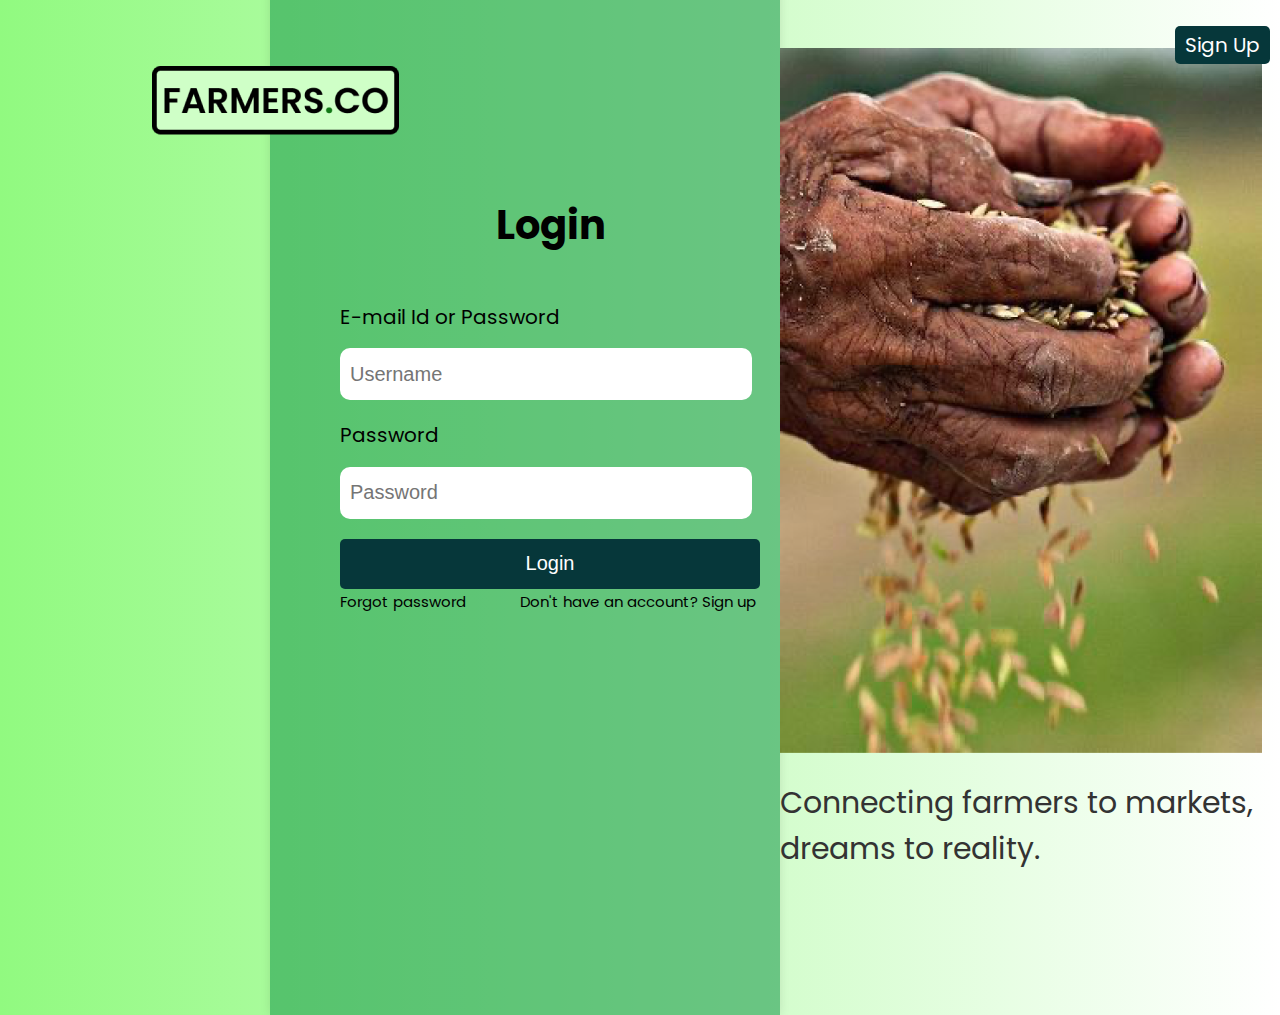
<file: index.html>
<!DOCTYPE html>
<html lang="en">

<head>
    <meta charset="UTF-8">
    <meta name="viewport" content="width=device-width, initial-scale=1.0">
    <title>Farmers.co</title>
    <link rel="stylesheet" href="css/index.css">
    <link rel="icon" type="image/x-icon" href="/img/Group 3 2.png">
    <link rel="preconnect" href="https://fonts.googleapis.com">
    <link rel="preconnect" href="https://fonts.gstatic.com" crossorigin>
    <link
        href="https://fonts.googleapis.com/css2?family=Poppins:ital,wght@0,100;0,200;0,300;0,400;0,500;0,600;0,700;0,800;0,900;1,100;1,200;1,300;1,400;1,500;1,600;1,700;1,800;1,900&display=swap"
        rel="stylesheet">
</head>

<body>
    <div class="logo-container">
        <img src="img/Group 3 2.png" alt="logo" class="logo">
    </div>
    <nav>
        <ul>
            <li><a class='doactive' href="singup.html">Sign Up</a></li>
        </ul>
    </nav>
    <div class="main">
        <div class="login-container">
            <div class="login">
                <h1>Login</h1>
                <form>
                    <h2>E-mail Id or Password</h2>
                    <input type="text" name="username" placeholder="Username" required>
                    <h2 for="password">Password</h2>
                    <input type="password" name="password" placeholder="Password" required>
                    <button type="submit">Login</button>
                </form>
            </div>
            <div class="login-items">
                <a href="#">Forgot password</a>
                
                
                <a href="#">Don't have an account? Sign up</a>
            </div>
        </div>
        <div class="info">
            <img src="img/image 3.png" alt="logo" class="image3">
            <div class="info-text">
                <h1>Connecting farmers to markets, dreams to reality.</h1>
            </div> 
        </div>
    </div>
</body>

</html>
</file>
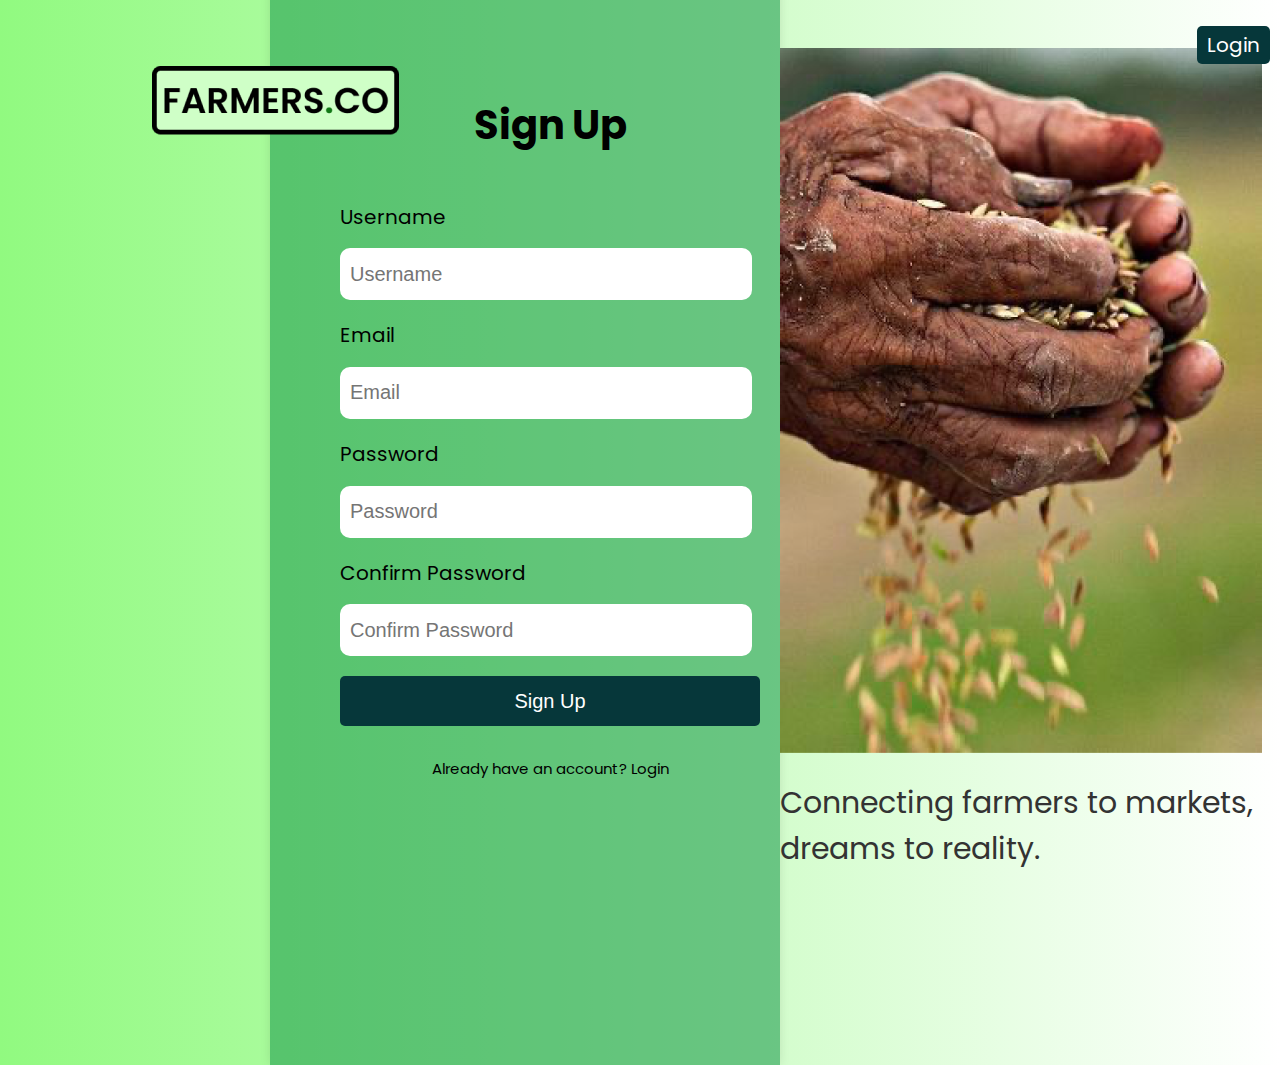
<file: singup.html>
<!DOCTYPE html>
<html lang="en">

<head>
    <meta charset="UTF-8">
    <meta name="viewport" content="width=device-width, initial-scale=1.0">
    <title>Farmers.co - Sign Up</title>
    <link rel="stylesheet" href="css/index.css">
    <link rel="icon" type="image/x-icon" href="/img/Group 3 2.png">
    <link rel="preconnect" href="https://fonts.googleapis.com">
    <link rel="preconnect" href="https://fonts.gstatic.com" crossorigin>
    <link
        href="https://fonts.googleapis.com/css2?family=Poppins:ital,wght@0,100;0,200;0,300;0,400;0,500;0,600;0,700;0,800;0,900;1,100;1,200;1,300;1,400;1,500;1,600;1,700;1,800;1,900&display=swap"
        rel="stylesheet">
</head>

<body>
    <div class="logo-container">
        <img src="img/Group 3 2.png" alt="logo" class="logo">
    </div>
    <nav>
        <ul>
            <li><a class='doactive' href="index.html">Login</a></li>
        </ul>
    </nav>
    <div class="main">
        <div class="signup-container">
            <div class="signup">
                <h1>Sign Up</h1>
                <form>
                    <h2>Username</h2>
                    <input type="text" name="username" placeholder="Username" required>
                    <h2>Email</h2>
                    <input type="email" name="email" placeholder="Email" required>
                    <h2>Password</h2>
                    <input type="password" name="password" placeholder="Password" required>
                    <h2>Confirm Password</h2>
                    <input type="password" name="confirm-password" placeholder="Confirm Password" required>
                    <button type="submit">Sign Up</button>
                </form>
            </div>
            <div class="signup-items">
                
                <a href="#">Already have an account? Login</a>
            </div>
        </div>
        <div class="info">
            <img src="img/image 3.png" alt="logo" class="image3">
            <div class="info-text">
                <h1>Connecting farmers to markets, dreams to reality.</h1>
            </div> 
        </div>
    </div>
</body>

</html>
</file>
<file: css/index.css>
body{
    background-image: linear-gradient(to right, #91FA80, #ffffff);
    font-family: "Poppins", sans-serif;
    margin: 0;
    padding: 0;
    box-sizing: border-box;

}
nav {
    background-color: transparent;
    color: #000000;
    padding: 10px 0;
    position: fixed;
    right: 0;

}

nav ul {
    list-style-type: none;
    margin: 0;
    padding: 0;
    display: flex;
    justify-content: flex-end;
    align-items: center;
    height: 70px;
    width: 100%;
}

nav ul li {
    display: inline;
    margin: 0 10px;

}

nav ul li a {
    color: #000000;
    text-decoration: none;
    font-size: 20px;

}
nav ul li a:hover{
    background-color: #06373a53;
    border-radius: 5px;
    padding: 5px 10px;

}
.doactive{
    background-color: #06373A;
    color: white;
    border-radius: 5px;
    padding: 5px 10px;
}

.logo-container{
    display: flex;
    justify-content: center;
    align-items: center;
    width: 550px;
    height: 200px;
    position: absolute;

}
.login-container{
    width: 550px;
    height: 1050px;
    margin-left: 250px;
    padding: 20px;
    background-color: #1599488e;
    box-shadow: 0px 0px 10px 0px rgba(0,0,0,0.1);
}
.login{
    display: flex;
    flex-direction: column;
    margin-top: 200px;
    align-items: center;
    margin-left: 50px;

}
.login-container h1{
    color: rgb(0, 0, 0);
    font-size: 40px;
    margin-top: 50px;
}
.login h2{
    color: rgb(0, 0, 0);
    font-size: 20px;
    margin-top: 20px;
    font-weight: 400;
}
.login-container input{
    width: 400px;
    height: 50px;
    border: none;
    border-radius: 10px;
    padding-left: 10px;
    font-size: 20px;
}
.login-container button{
    width: 420px;
    height: 50px;
    margin-top: 20px;
    border: none;
    border-radius: 5px;
    background-color: #06373A;
    color: white;
    font-size: 20px;
    cursor: pointer;
}
.login-container p{
    color: rgb(0, 0, 0);
    margin-top: 20px;
    font-size: 15px;
    text-align: center;

}
.login-container a{
    color: rgb(0, 0, 0);
    font-weight: 400;
    font-size: 15px;
    text-align: center;
    margin-left: 50px;
    text-decoration: none;

}
.login-container a:hover{
    text-decoration: underline;
}
.social-media{
    display: flex;
    justify-content: center;
    align-items: center;
    margin-top: 10px;
    margin-bottom: 10px;
}
.social-media img{
    margin: 0 10px;
    cursor: pointer;
}
.main {
    display: flex;
    justify-content: space-around;
    align-items: center;
    height: 100vh; /* This will make the container take the full height of the viewport */
    padding: 20px;
}
.info {
    width: 500px;
}

.info .info-text h1 {
    font-size: 30px;
    color: #333;
    font-weight: 400;
}

/* singup */
.signup-container {
    width: 550px;
    height: 1150px;
    margin-left: 250px;
    padding: 20px;
    background-color: #1599488e;
    box-shadow: 0px 0px 10px 0px rgba(0,0,0,0.1);
}

.signup {
    display: flex;
    flex-direction: column;
    margin-top: 150px;
    align-items: center;
    margin-left: 50px;
}

.signup h1 {
    color: rgb(0, 0, 0);
    font-size: 40px;
    margin-top: 50px;
}

.signup h2 {
    color: rgb(0, 0, 0);
    font-size: 20px;
    margin-top: 20px;
    font-weight: 400;
}

.signup-container input {
    width: 400px;
    height: 50px;
    border: none;
    border-radius: 10px;
    padding-left: 10px;
    font-size: 20px;
}

.signup-container button {
    width: 420px;
    height: 50px;
    margin-top: 20px;
    border: none;
    border-radius: 5px;
    background-color: #06373A;
    color: white;
    font-size: 20px;
    cursor: pointer;
}

.signup-container p {
    color: rgb(0, 0, 0);
    margin-top: 20px;
    font-size: 15px;
    text-align: center;
}

.signup-container a {
    color: rgb(0, 0, 0);
    font-weight: 400;
    font-size: 15px;
    text-align: center;
    margin-left: 50px;
    text-decoration: none;
}

.signup-container a:hover {
    text-decoration: underline;
}

.signup-items {
    text-align: center;
    margin-top: 30px;
}

.main {
    display: flex;
    justify-content: space-around;
    align-items: center;
    height: 100vh; /* This will make the container take the full height of the viewport */
    padding: 20px;
}
</file>
